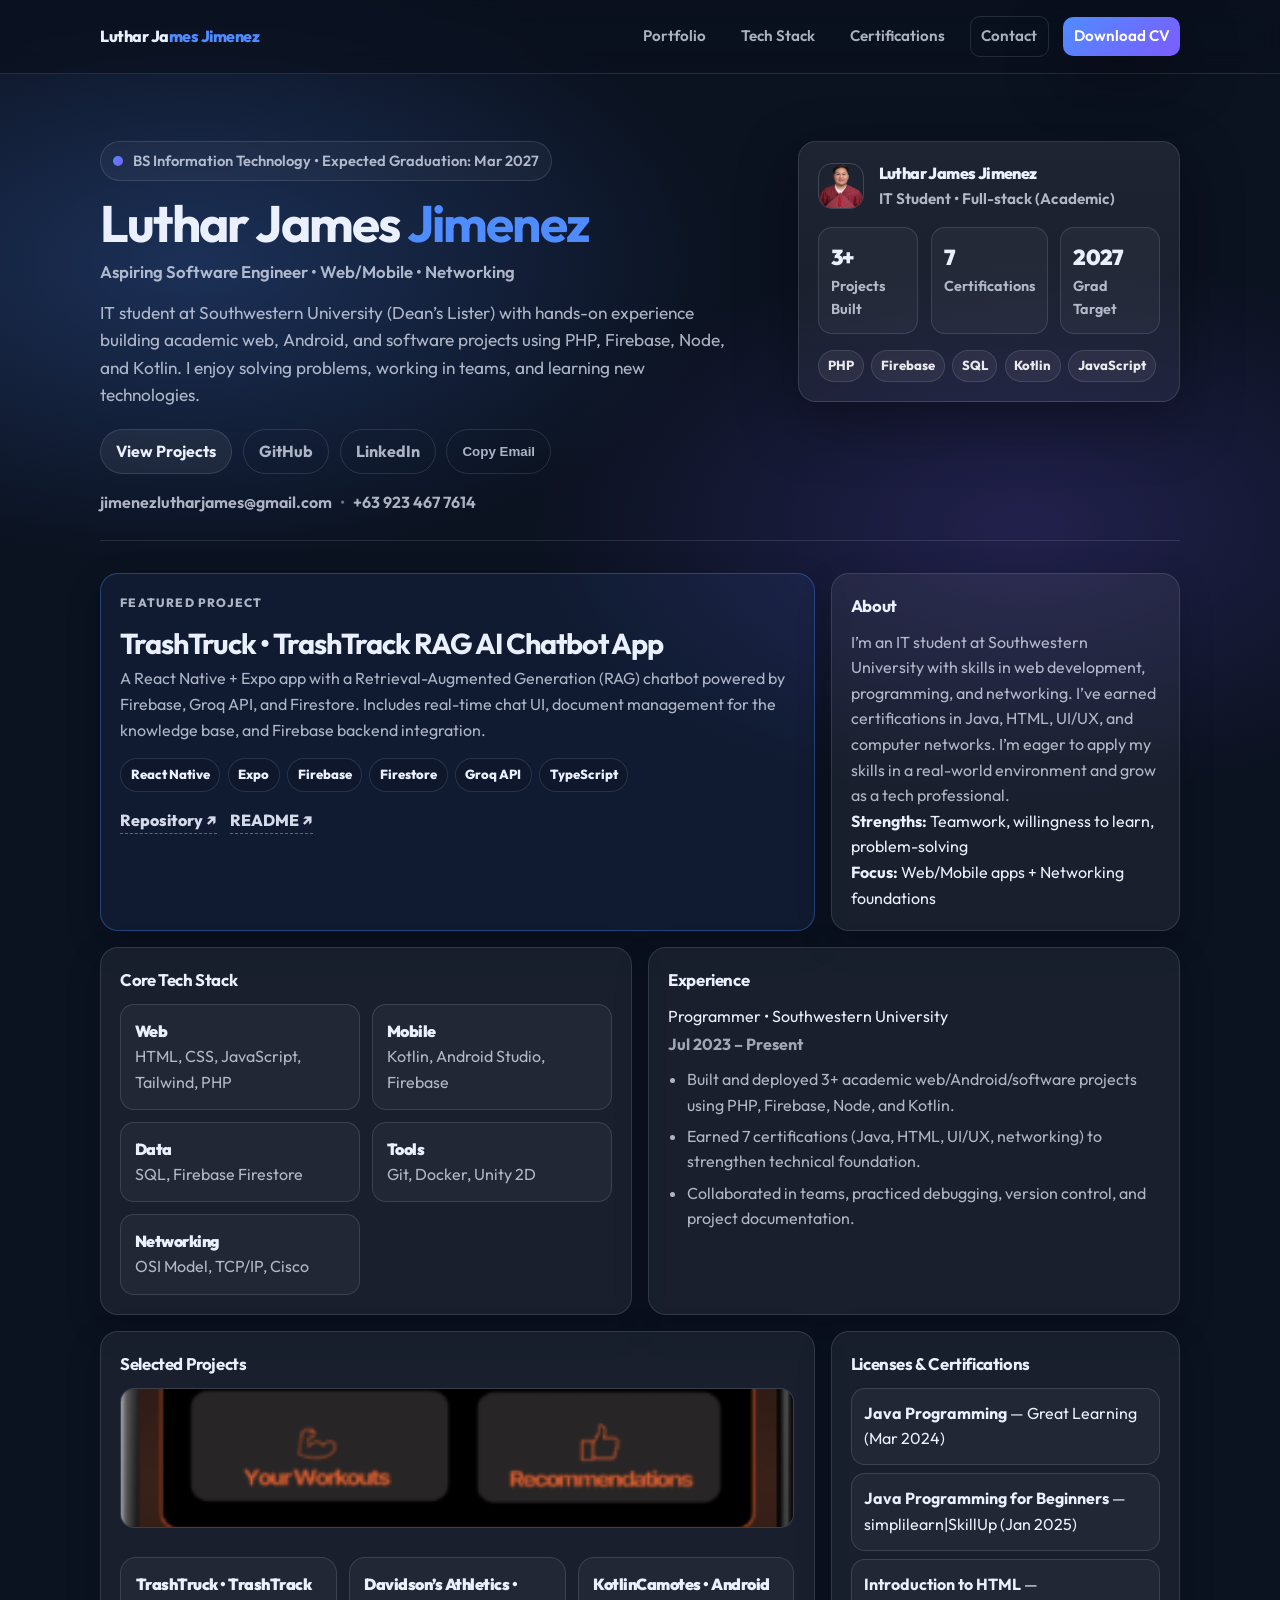
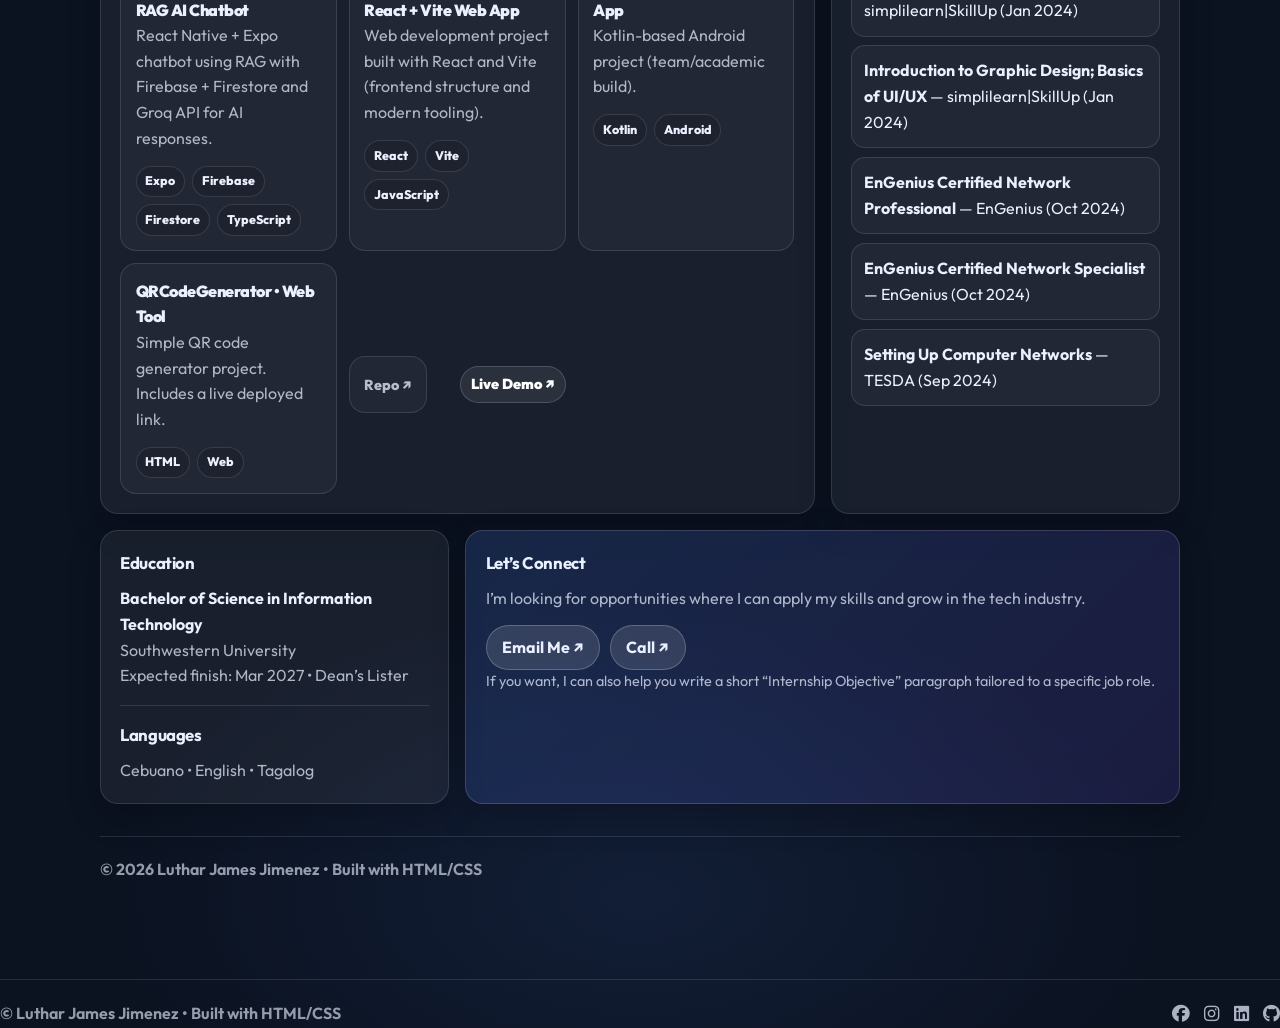
<file: index.html>
<!DOCTYPE html>
<html lang="en">
  <head>
    <meta charset="UTF-8" />
    <meta name="viewport" content="width=device-width, initial-scale=1.0" />
    <title>Luthar James Jimenez | IT Student Portfolio</title>

    <link rel="icon" href="Assets/favicons/favicon1.png" type="image/png" />
    <!-- Social icons -->
    <link
      rel="stylesheet"
      href="https://cdnjs.cloudflare.com/ajax/libs/font-awesome/6.5.0/css/all.min.css"
    />
    <link rel="preconnect" href="https://fonts.googleapis.com" />
    <link rel="preconnect" href="https://fonts.gstatic.com" crossorigin />
    <link
      href="https://fonts.googleapis.com/css2?family=Outfit:wght@300;400;600;700;800&display=swap"
      rel="stylesheet"
    />

    <link rel="stylesheet" href="style.css" />
    <meta
      name="description"
      content="Portfolio of Luthar James Jimenez — IT student focused on web, mobile, and networking. PHP, Firebase, SQL, Kotlin, JavaScript."
    />
  </head>

  <body>
    <nav class="navbar">
      <div class="nav-container">
        <a class="logo" href="#top" aria-label="Go to top">
          Luthar Ja<span>mes Jimenez</span>
        </a>

        <div class="nav-links">
          <a href="#projects">Portfolio</a>
          <a href="#stack">Tech Stack</a>
          <a href="#certs">Certifications</a>
          <a href="#contact" class="nav-cta">Contact</a>
          <a href="resume.pdf" class="resume-btn" download>Download CV</a>
        </div>
      </div>
    </nav>

    <main class="container" id="top">
      <header class="hero">
        <div class="hero-left">
          <div class="hero-badge">
            <span class="dot"></span>
            <span
              >BS Information Technology • Expected Graduation: Mar 2027</span
            >
          </div>

          <h1>
            Luthar James <span class="accent">Jimenez</span><br />
            <span class="sub"
              >Aspiring Software Engineer • Web/Mobile • Networking</span
            >
          </h1>

          <p class="hero-desc">
            IT student at Southwestern University (Dean’s Lister) with hands-on
            experience building academic web, Android, and software projects
            using PHP, Firebase, Node, and Kotlin. I enjoy solving problems,
            working in teams, and learning new technologies.
          </p>

          <div class="hero-actions">
            <a class="pill" href="#projects">View Projects</a>
            <a
              class="pill ghost"
              href="https://github.com/wmroger"
              target="_blank"
              rel="noreferrer"
              >GitHub</a
            >
            <a
              class="pill ghost"
              href="https://www.linkedin.com/in/luthar-james-jimenez-849b1b263/"
              target="_blank"
              rel="noreferrer"
              >LinkedIn</a
            >
            <button class="pill ghost" type="button" onclick="copyEmail()">
              Copy Email
            </button>
          </div>

          <div class="hero-contact">
            <a href="mailto:jimenezlutharjames@gmail.com"
              >jimenezlutharjames@gmail.com</a
            >
            <span class="sep">•</span>
            <a href="tel:+639234677614">+63 923 467 7614</a>
          </div>
        </div>

        <aside class="hero-right">
          <div class="profile-card">
            <div class="profile-top">
              <img
                class="avatar-img"
                src="Assets/Luthar.png"
                alt="Luthar James Jimenez"
              />
              <div>
                <p class="profile-name">Luthar James Jimenez</p>
                <p class="profile-role">IT Student • Full-stack (Academic)</p>
              </div>
            </div>

            <div class="profile-metrics">
              <div class="metric">
                <p class="metric-num">3+</p>
                <p class="metric-label">Projects Built</p>
              </div>
              <div class="metric">
                <p class="metric-num">7</p>
                <p class="metric-label">Certifications</p>
              </div>
              <div class="metric">
                <p class="metric-num">2027</p>
                <p class="metric-label">Grad Target</p>
              </div>
            </div>

            <div class="profile-tags">
              <span>PHP</span><span>Firebase</span><span>SQL</span
              ><span>Kotlin</span><span>JavaScript</span>
            </div>
          </div>
        </aside>
      </header>

      <section class="bento">
        <!-- Primary / Capstone -->
        <article class="tile capstone" id="projects">
          <div class="tile-head">
            <p class="label">Featured Project</p>
            <h2>TrashTruck • TrashTrack RAG AI Chatbot App</h2>
          </div>

          <p class="muted">
            A React Native + Expo app with a Retrieval-Augmented Generation
            (RAG) chatbot powered by Firebase, Groq API, and Firestore. Includes
            real-time chat UI, document management for the knowledge base, and
            Firebase backend integration.
          </p>

          <div class="chips">
            <span>React Native</span><span>Expo</span><span>Firebase</span
            ><span>Firestore</span><span>Groq API</span><span>TypeScript</span>
          </div>

          <div class="tile-links">
            <a
              class="link"
              href="https://github.com/WMROger/TrashTruck"
              target="_blank"
              rel="noreferrer"
              >Repository ↗</a
            >
            <a
              class="link"
              href="https://github.com/WMROger/TrashTruck#readme"
              target="_blank"
              rel="noreferrer"
              >README ↗</a
            >
          </div>
        </article>

        <!-- About / Summary -->
        <article class="tile about">
          <h3>About</h3>
          <p class="muted">
            I’m an IT student at Southwestern University with skills in web
            development, programming, and networking. I’ve earned certifications
            in Java, HTML, UI/UX, and computer networks. I’m eager to apply my
            skills in a real-world environment and grow as a tech professional.
          </p>
          <div class="mini-list">
            <div>
              <strong>Strengths:</strong> Teamwork, willingness to learn,
              problem-solving
            </div>
            <div>
              <strong>Focus:</strong> Web/Mobile apps + Networking foundations
            </div>
          </div>
        </article>

        <!-- Tech Stack -->
        <article class="tile stack" id="stack">
          <h3>Core Tech Stack</h3>
          <div class="stack-grid">
            <div class="stack-item">
              <p class="stack-title">Web</p>
              <p class="muted">HTML, CSS, JavaScript, Tailwind, PHP</p>
            </div>
            <div class="stack-item">
              <p class="stack-title">Mobile</p>
              <p class="muted">Kotlin, Android Studio, Firebase</p>
            </div>
            <div class="stack-item">
              <p class="stack-title">Data</p>
              <p class="muted">SQL, Firebase Firestore</p>
            </div>
            <div class="stack-item">
              <p class="stack-title">Tools</p>
              <p class="muted">Git, Docker, Unity 2D</p>
            </div>
            <div class="stack-item">
              <p class="stack-title">Networking</p>
              <p class="muted">OSI Model, TCP/IP, Cisco</p>
            </div>
          </div>
        </article>

        <!-- Experience -->
        <article class="tile experience">
          <h3>Experience</h3>
          <div class="timeline">
            <div class="tl-item">
              <p class="tl-title">Programmer • Southwestern University</p>
              <p class="tl-meta">Jul 2023 – Present</p>
              <ul class="tl-bullets">
                <li>
                  Built and deployed 3+ academic web/Android/software projects
                  using PHP, Firebase, Node, and Kotlin.
                </li>
                <li>
                  Earned 7 certifications (Java, HTML, UI/UX, networking) to
                  strengthen technical foundation.
                </li>
                <li>
                  Collaborated in teams, practiced debugging, version control,
                  and project documentation.
                </li>
              </ul>
            </div>
          </div>
        </article>

        <!-- Projects -->
        <article class="tile projects">
          <h3>Selected Projects</h3>
          <img
            class="proj-img"
            src="Assets/projects/HeavyMetals.png"
            alt="HeavyMetals project screenshot"
          />

          <div class="project-grid">
            <a
              class="proj-card"
              href="https://github.com/WMROger/TrashTruck"
              target="_blank"
              rel="noreferrer"
            >
              <p class="proj-title">TrashTruck • TrashTrack RAG AI Chatbot</p>
              <p class="muted">
                React Native + Expo chatbot using RAG with Firebase + Firestore
                and Groq API for AI responses.
              </p>
              <div class="chips small">
                <span>Expo</span><span>Firebase</span><span>Firestore</span
                ><span>TypeScript</span>
              </div>
            </a>

            <a
              class="proj-card"
              href="https://github.com/WMROger/Davidson-s-Athletics"
              target="_blank"
              rel="noreferrer"
            >
              <p class="proj-title">
                Davidson’s Athletics • React + Vite Web App
              </p>
              <p class="muted">
                Web development project built with React and Vite (frontend
                structure and modern tooling).
              </p>
              <div class="chips small">
                <span>React</span><span>Vite</span><span>JavaScript</span>
              </div>
            </a>

            <a
              class="proj-card"
              href="https://github.com/WMROger/KotlinCamotes"
              target="_blank"
              rel="noreferrer"
            >
              <p class="proj-title">KotlinCamotes • Android App</p>
              <p class="muted">
                Kotlin-based Android project (team/academic build).
              </p>
              <div class="chips small">
                <span>Kotlin</span><span>Android</span>
              </div>
            </a>

            <a
              class="proj-card"
              href="https://github.com/WMROger/QRCodeGenerator"
              target="_blank"
              rel="noreferrer"
            >
              <p class="proj-title">QRCodeGenerator • Web Tool</p>

              <p class="muted">
                Simple QR code generator project. Includes a live deployed link.
              </p>

              <div class="chips small"><span>HTML</span><span>Web</span></div>

              <div class="proj-actions">
                <span class="proj-action">Repo ↗</span>

                <a
                  class="proj-demo"
                  href="https://qr-code-generator-seven-phi.vercel.app/"
                  target="_blank"
                  rel="noreferrer"
                  onclick="event.stopPropagation()"
                >
                  Live Demo ↗
                </a>
              </div>
            </a>
          </div>

          <!-- <p class="note muted">
            Pro tip: Add 1 screenshot per project (even just 1 image) — it makes
            recruiters stay longer on your page.
          </p> -->
        </article>

        <!-- Certifications -->
        <article class="tile certs" id="certs">
          <h3>Licenses & Certifications</h3>
          <ul class="cert-list">
            <li>
              <strong>Java Programming</strong> — Great Learning (Mar 2024)
            </li>
            <li>
              <strong>Java Programming for Beginners</strong> —
              simplilearn|SkillUp (Jan 2025)
            </li>
            <li>
              <strong>Introduction to HTML</strong> — simplilearn|SkillUp (Jan
              2024)
            </li>
            <li>
              <strong>Introduction to Graphic Design; Basics of UI/UX</strong> —
              simplilearn|SkillUp (Jan 2024)
            </li>
            <li>
              <strong>EnGenius Certified Network Professional</strong> —
              EnGenius (Oct 2024)
            </li>
            <li>
              <strong>EnGenius Certified Network Specialist</strong> — EnGenius
              (Oct 2024)
            </li>
            <li>
              <strong>Setting Up Computer Networks</strong> — TESDA (Sep 2024)
            </li>
          </ul>
        </article>

        <!-- Education + Languages -->
        <article class="tile education">
          <h3>Education</h3>
          <div class="edu">
            <p>
              <strong>Bachelor of Science in Information Technology</strong>
            </p>
            <p class="muted">Southwestern University</p>
            <p class="muted">Expected finish: Mar 2027 • Dean’s Lister</p>
          </div>

          <div class="divider"></div>

          <h3>Languages</h3>
          <p class="muted">Cebuano • English • Tagalog</p>
        </article>

        <!-- Contact / Hire -->
        <article class="tile contact" id="contact">
          <h3>Let’s Connect</h3>
          <p class="muted">
            I’m looking for opportunities where I can apply my skills and grow
            in the tech industry.
          </p>

          <div class="contact-actions">
            <a class="pill light" href="mailto:jimenezlutharjames@gmail.com"
              >Email Me ↗</a
            >
            <a class="pill light" href="tel:+639234677614">Call ↗</a>
          </div>

          <p class="muted small">
            If you want, I can also help you write a short “Internship
            Objective” paragraph tailored to a specific job role.
          </p>
        </article>
      </section>

      <footer class="footer">
        <p>
          © <span id="year"></span> Luthar James Jimenez • Built with HTML/CSS
        </p>
      </footer>
    </main>

    <script>
      function copyEmail() {
        navigator.clipboard.writeText("jimenezlutharjames@gmail.com");
        alert("Email copied to clipboard!");
      }
      document.getElementById("year").textContent = new Date().getFullYear();
    </script>
  </body>
  <footer class="footer">
    <p>© <span id="year"></span> Luthar James Jimenez • Built with HTML/CSS</p>

    <div class="footer-social">
      <a
        href="https://www.facebook.com/lutharjamesjimenez7"
        target="_blank"
        rel="noreferrer"
        aria-label="Facebook"
      >
        <i class="fa-brands fa-facebook"></i>
      </a>
      <a
        href="https://www.instagram.com/james.luthar/"
        target="_blank"
        rel="noreferrer"
        aria-label="Instagram"
      >
        <i class="fa-brands fa-instagram"></i>
      </a>
      <a
        href="https://www.linkedin.com/in/luthar-james-jimenez-849b1b263/"
        target="_blank"
        rel="noreferrer"
        aria-label="LinkedIn"
      >
        <i class="fa-brands fa-linkedin"></i>
      </a>
      <a
        href="https://github.com/wmroger"
        target="_blank"
        rel="noreferrer"
        aria-label="GitHub"
      >
        <i class="fa-brands fa-github"></i>
      </a>
    </div>
  </footer>
</html>
</file>
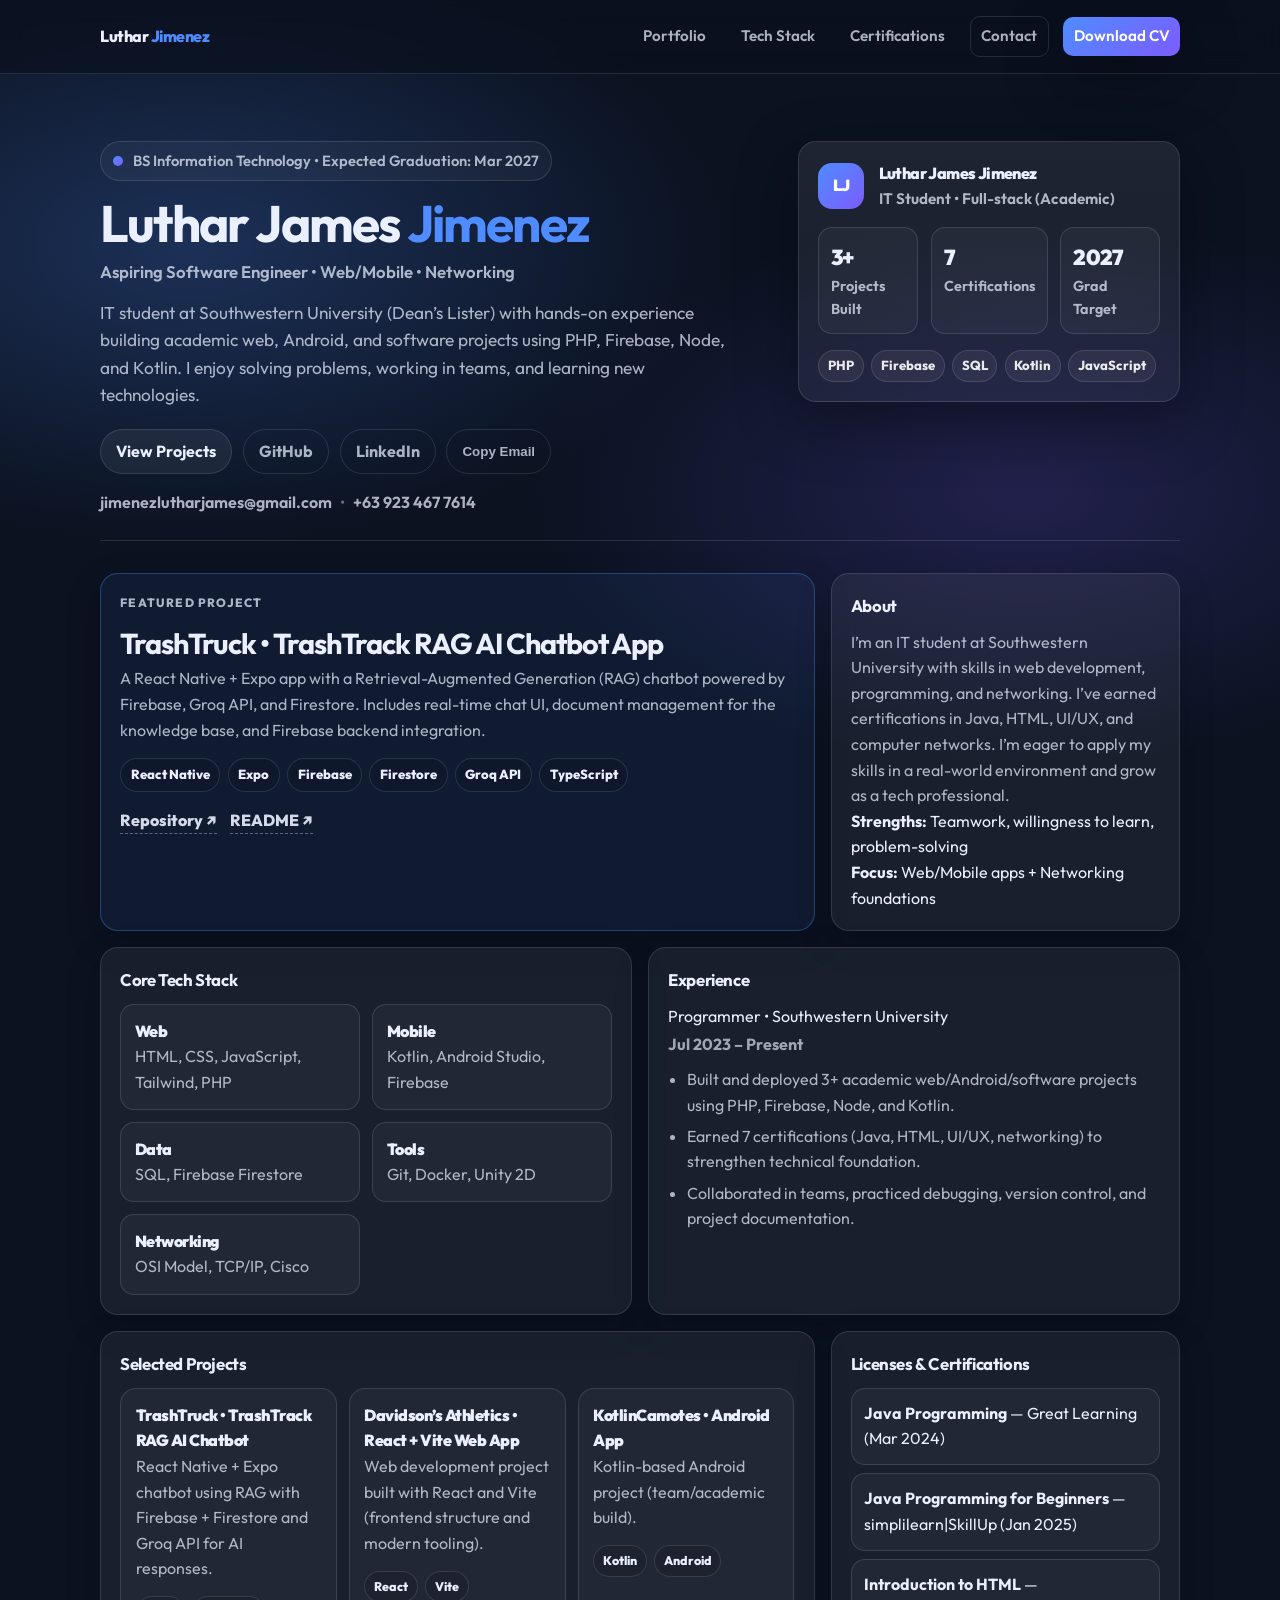
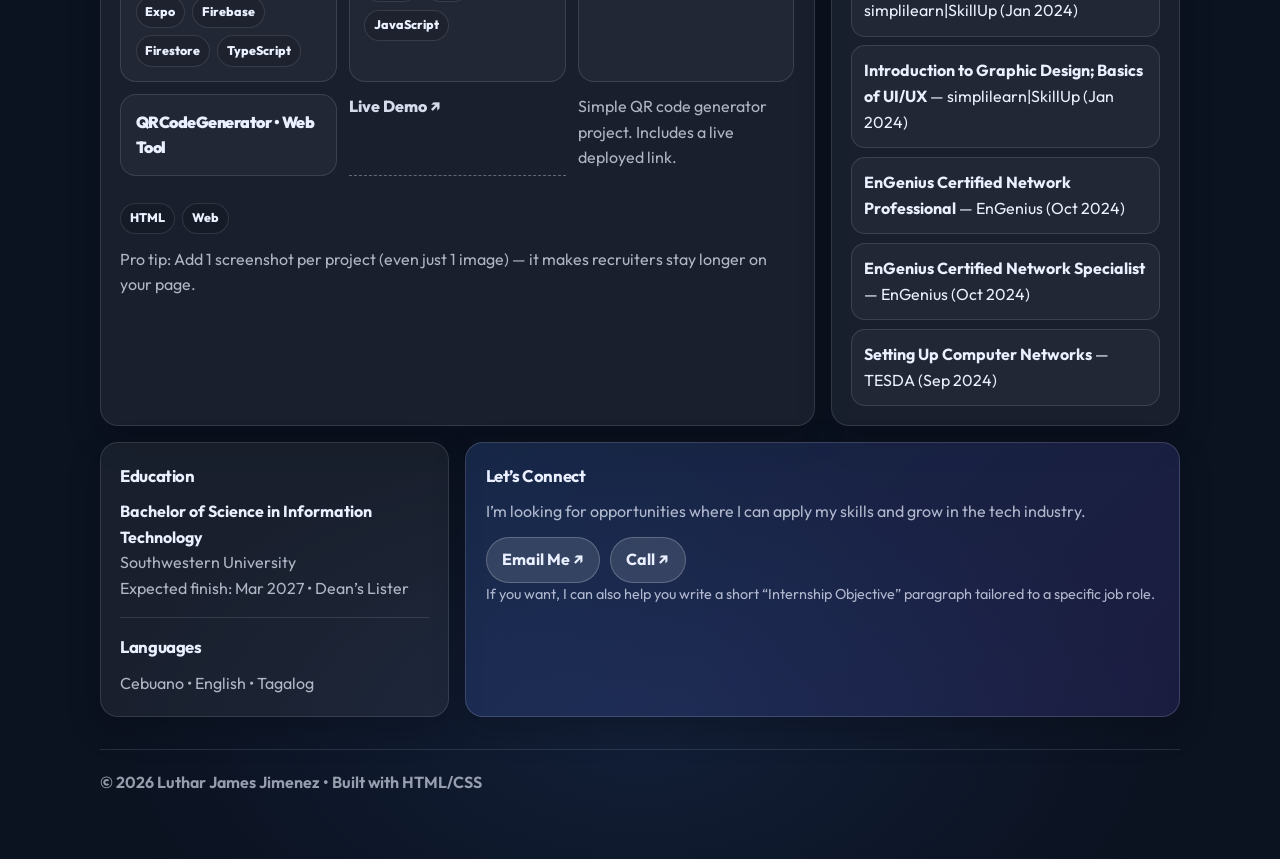
<file: Portfolio/index.html>
<!DOCTYPE html>
<html lang="en">
  <head>
    <meta charset="UTF-8" />
    <meta name="viewport" content="width=device-width, initial-scale=1.0" />
    <title>Luthar James Jimenez | IT Student Portfolio</title>

    <link rel="preconnect" href="https://fonts.googleapis.com" />
    <link rel="preconnect" href="https://fonts.gstatic.com" crossorigin />
    <link
      href="https://fonts.googleapis.com/css2?family=Outfit:wght@300;400;600;700;800&display=swap"
      rel="stylesheet"
    />

    <link rel="stylesheet" href="style.css" />
    <meta
      name="description"
      content="Portfolio of Luthar James Jimenez — IT student focused on web, mobile, and networking. PHP, Firebase, SQL, Kotlin, JavaScript."
    />
  </head>

  <body>
    <nav class="navbar">
      <div class="nav-container">
        <a class="logo" href="#top" aria-label="Go to top">
          Luthar <span>Jimenez</span>
        </a>

        <div class="nav-links">
          <a href="#projects">Portfolio</a>
          <a href="#stack">Tech Stack</a>
          <a href="#certs">Certifications</a>
          <a href="#contact" class="nav-cta">Contact</a>
          <a href="resume.pdf" class="resume-btn" download>Download CV</a>
        </div>
      </div>
    </nav>

    <main class="container" id="top">
      <header class="hero">
        <div class="hero-left">
          <div class="hero-badge">
            <span class="dot"></span>
            <span
              >BS Information Technology • Expected Graduation: Mar 2027</span
            >
          </div>

          <h1>
            Luthar James <span class="accent">Jimenez</span><br />
            <span class="sub"
              >Aspiring Software Engineer • Web/Mobile • Networking</span
            >
          </h1>

          <p class="hero-desc">
            IT student at Southwestern University (Dean’s Lister) with hands-on
            experience building academic web, Android, and software projects
            using PHP, Firebase, Node, and Kotlin. I enjoy solving problems,
            working in teams, and learning new technologies.
          </p>

          <div class="hero-actions">
            <a class="pill" href="#projects">View Projects</a>
            <a
              class="pill ghost"
              href="https://github.com/wmroger"
              target="_blank"
              rel="noreferrer"
              >GitHub</a
            >
            <a
              class="pill ghost"
              href="https://www.linkedin.com/in/luthar-james-jimenez-849b1b263/"
              target="_blank"
              rel="noreferrer"
              >LinkedIn</a
            >
            <button class="pill ghost" type="button" onclick="copyEmail()">
              Copy Email
            </button>
          </div>

          <div class="hero-contact">
            <a href="mailto:jimenezlutharjames@gmail.com"
              >jimenezlutharjames@gmail.com</a
            >
            <span class="sep">•</span>
            <a href="tel:+639234677614">+63 923 467 7614</a>
          </div>
        </div>

        <aside class="hero-right">
          <div class="profile-card">
            <div class="profile-top">
              <div class="avatar" aria-hidden="true">LJ</div>
              <div>
                <p class="profile-name">Luthar James Jimenez</p>
                <p class="profile-role">IT Student • Full-stack (Academic)</p>
              </div>
            </div>

            <div class="profile-metrics">
              <div class="metric">
                <p class="metric-num">3+</p>
                <p class="metric-label">Projects Built</p>
              </div>
              <div class="metric">
                <p class="metric-num">7</p>
                <p class="metric-label">Certifications</p>
              </div>
              <div class="metric">
                <p class="metric-num">2027</p>
                <p class="metric-label">Grad Target</p>
              </div>
            </div>

            <div class="profile-tags">
              <span>PHP</span><span>Firebase</span><span>SQL</span
              ><span>Kotlin</span><span>JavaScript</span>
            </div>
          </div>
        </aside>
      </header>

      <section class="bento">
        <!-- Primary / Capstone -->
        <article class="tile capstone" id="projects">
          <div class="tile-head">
            <p class="label">Featured Project</p>
            <h2>TrashTruck • TrashTrack RAG AI Chatbot App</h2>
          </div>

          <p class="muted">
            A React Native + Expo app with a Retrieval-Augmented Generation
            (RAG) chatbot powered by Firebase, Groq API, and Firestore. Includes
            real-time chat UI, document management for the knowledge base, and
            Firebase backend integration.
          </p>

          <div class="chips">
            <span>React Native</span><span>Expo</span><span>Firebase</span
            ><span>Firestore</span><span>Groq API</span><span>TypeScript</span>
          </div>

          <div class="tile-links">
            <a
              class="link"
              href="https://github.com/WMROger/TrashTruck"
              target="_blank"
              rel="noreferrer"
              >Repository ↗</a
            >
            <a
              class="link"
              href="https://github.com/WMROger/TrashTruck#readme"
              target="_blank"
              rel="noreferrer"
              >README ↗</a
            >
          </div>
        </article>

        <!-- About / Summary -->
        <article class="tile about">
          <h3>About</h3>
          <p class="muted">
            I’m an IT student at Southwestern University with skills in web
            development, programming, and networking. I’ve earned certifications
            in Java, HTML, UI/UX, and computer networks. I’m eager to apply my
            skills in a real-world environment and grow as a tech professional.
          </p>
          <div class="mini-list">
            <div>
              <strong>Strengths:</strong> Teamwork, willingness to learn,
              problem-solving
            </div>
            <div>
              <strong>Focus:</strong> Web/Mobile apps + Networking foundations
            </div>
          </div>
        </article>

        <!-- Tech Stack -->
        <article class="tile stack" id="stack">
          <h3>Core Tech Stack</h3>
          <div class="stack-grid">
            <div class="stack-item">
              <p class="stack-title">Web</p>
              <p class="muted">HTML, CSS, JavaScript, Tailwind, PHP</p>
            </div>
            <div class="stack-item">
              <p class="stack-title">Mobile</p>
              <p class="muted">Kotlin, Android Studio, Firebase</p>
            </div>
            <div class="stack-item">
              <p class="stack-title">Data</p>
              <p class="muted">SQL, Firebase Firestore</p>
            </div>
            <div class="stack-item">
              <p class="stack-title">Tools</p>
              <p class="muted">Git, Docker, Unity 2D</p>
            </div>
            <div class="stack-item">
              <p class="stack-title">Networking</p>
              <p class="muted">OSI Model, TCP/IP, Cisco</p>
            </div>
          </div>
        </article>

        <!-- Experience -->
        <article class="tile experience">
          <h3>Experience</h3>
          <div class="timeline">
            <div class="tl-item">
              <p class="tl-title">Programmer • Southwestern University</p>
              <p class="tl-meta">Jul 2023 – Present</p>
              <ul class="tl-bullets">
                <li>
                  Built and deployed 3+ academic web/Android/software projects
                  using PHP, Firebase, Node, and Kotlin.
                </li>
                <li>
                  Earned 7 certifications (Java, HTML, UI/UX, networking) to
                  strengthen technical foundation.
                </li>
                <li>
                  Collaborated in teams, practiced debugging, version control,
                  and project documentation.
                </li>
              </ul>
            </div>
          </div>
        </article>

        <!-- Projects -->
        <article class="tile projects">
          <h3>Selected Projects</h3>

          <div class="project-grid">
            <a
              class="proj-card"
              href="https://github.com/WMROger/TrashTruck"
              target="_blank"
              rel="noreferrer"
            >
              <p class="proj-title">TrashTruck • TrashTrack RAG AI Chatbot</p>
              <p class="muted">
                React Native + Expo chatbot using RAG with Firebase + Firestore
                and Groq API for AI responses.
              </p>
              <div class="chips small">
                <span>Expo</span><span>Firebase</span><span>Firestore</span
                ><span>TypeScript</span>
              </div>
            </a>

            <a
              class="proj-card"
              href="https://github.com/WMROger/Davidson-s-Athletics"
              target="_blank"
              rel="noreferrer"
            >
              <p class="proj-title">
                Davidson’s Athletics • React + Vite Web App
              </p>
              <p class="muted">
                Web development project built with React and Vite (frontend
                structure and modern tooling).
              </p>
              <div class="chips small">
                <span>React</span><span>Vite</span><span>JavaScript</span>
              </div>
            </a>

            <a
              class="proj-card"
              href="https://github.com/WMROger/KotlinCamotes"
              target="_blank"
              rel="noreferrer"
            >
              <p class="proj-title">KotlinCamotes • Android App</p>
              <p class="muted">
                Kotlin-based Android project (team/academic build).
              </p>
              <div class="chips small">
                <span>Kotlin</span><span>Android</span>
              </div>
            </a>

            <a
              class="proj-card"
              href="https://github.com/WMROger/QRCodeGenerator"
              target="_blank"
              rel="noreferrer"
            >
              <p class="proj-title">QRCodeGenerator • Web Tool</p>
              <a class="link" href="https://qr-code-generator-seven-phi.vercel.app/" target="_blank" rel="noreferrer">Live Demo ↗</a>
              <p class="muted">
                Simple QR code generator project. Includes a live deployed link.
              </p>
              <div class="chips small"><span>HTML</span><span>Web</span></div>
            </a>
          </div>

          <p class="note muted">
            Pro tip: Add 1 screenshot per project (even just 1 image) — it makes
            recruiters stay longer on your page.
          </p>
        </article>

        <!-- Certifications -->
        <article class="tile certs" id="certs">
          <h3>Licenses & Certifications</h3>
          <ul class="cert-list">
            <li>
              <strong>Java Programming</strong> — Great Learning (Mar 2024)
            </li>
            <li>
              <strong>Java Programming for Beginners</strong> —
              simplilearn|SkillUp (Jan 2025)
            </li>
            <li>
              <strong>Introduction to HTML</strong> — simplilearn|SkillUp (Jan
              2024)
            </li>
            <li>
              <strong>Introduction to Graphic Design; Basics of UI/UX</strong> —
              simplilearn|SkillUp (Jan 2024)
            </li>
            <li>
              <strong>EnGenius Certified Network Professional</strong> —
              EnGenius (Oct 2024)
            </li>
            <li>
              <strong>EnGenius Certified Network Specialist</strong> — EnGenius
              (Oct 2024)
            </li>
            <li>
              <strong>Setting Up Computer Networks</strong> — TESDA (Sep 2024)
            </li>
          </ul>
        </article>

        <!-- Education + Languages -->
        <article class="tile education">
          <h3>Education</h3>
          <div class="edu">
            <p>
              <strong>Bachelor of Science in Information Technology</strong>
            </p>
            <p class="muted">Southwestern University</p>
            <p class="muted">Expected finish: Mar 2027 • Dean’s Lister</p>
          </div>

          <div class="divider"></div>

          <h3>Languages</h3>
          <p class="muted">Cebuano • English • Tagalog</p>
        </article>

        <!-- Contact / Hire -->
        <article class="tile contact" id="contact">
          <h3>Let’s Connect</h3>
          <p class="muted">
            I’m looking for opportunities where I can apply my skills and grow
            in the tech industry.
          </p>

          <div class="contact-actions">
            <a class="pill light" href="mailto:jimenezlutharjames@gmail.com"
              >Email Me ↗</a
            >
            <a class="pill light" href="tel:+639234677614">Call ↗</a>
          </div>

          <p class="muted small">
            If you want, I can also help you write a short “Internship
            Objective” paragraph tailored to a specific job role.
          </p>
        </article>
      </section>

      <footer class="footer">
        <p>
          © <span id="year"></span> Luthar James Jimenez • Built with HTML/CSS
        </p>
      </footer>
    </main>

    <script>
      function copyEmail() {
        navigator.clipboard.writeText("jimenezlutharjames@gmail.com");
        alert("Email copied to clipboard!");
      }
      document.getElementById("year").textContent = new Date().getFullYear();
    </script>
  </body>
</html>
</file>
<file: style.css>
:root {
  --bg: #0b1220;
  --card: rgba(255, 255, 255, 0.06);
  --card-solid: rgba(255, 255, 255, 0.08);
  --text: #eaf0ff;
  --muted: rgba(234, 240, 255, 0.72);
  --border: rgba(234, 240, 255, 0.12);
  --accent: #4f8cff;
  --accent2: #7c5cff;
  --shadow: 0 20px 60px rgba(0, 0, 0, 0.35);
}

* {
  margin: 0;
  padding: 0;
  box-sizing: border-box;
}
html {
  scroll-behavior: smooth;
}
body {
  font-family: "Outfit", system-ui, -apple-system, Segoe UI, Roboto, Arial,
    sans-serif;
  background: radial-gradient(
      900px 500px at 15% 10%,
      rgba(79, 140, 255, 0.25),
      transparent 60%
    ),
    radial-gradient(
      900px 500px at 80% 20%,
      rgba(124, 92, 255, 0.2),
      transparent 55%
    ),
    radial-gradient(
      900px 500px at 50% 95%,
      rgba(79, 140, 255, 0.1),
      transparent 60%
    ),
    var(--bg);
  color: var(--text);
  line-height: 1.6;
}

.container {
  max-width: 1120px;
  margin: 0 auto;
  padding: 2rem 1.25rem 4rem;
}

/* Navbar */
.navbar {
  position: sticky;
  top: 0;
  z-index: 100;
  background: rgba(10, 16, 30, 0.65);
  backdrop-filter: blur(12px);
  border-bottom: 1px solid var(--border);
}

.nav-container {
  max-width: 1120px;
  margin: 0 auto;
  padding: 1rem 1.25rem;
  display: flex;
  justify-content: space-between;
  align-items: center;
  gap: 1rem;
}

.logo {
  text-decoration: none;
  font-weight: 800;
  letter-spacing: -0.5px;
  color: var(--text);
}
.logo span {
  color: var(--accent);
}

.nav-links {
  display: flex;
  align-items: center;
  gap: 0.9rem;
  flex-wrap: wrap;
}
.nav-links a {
  text-decoration: none;
  color: var(--muted);
  font-weight: 600;
  font-size: 0.95rem;
  padding: 0.45rem 0.65rem;
  border-radius: 10px;
}
.nav-links a:hover {
  color: var(--text);
  background: rgba(255, 255, 255, 0.06);
}

.nav-cta {
  border: 1px solid var(--border);
}

.resume-btn {
  background: linear-gradient(135deg, var(--accent), var(--accent2));
  color: #fff !important;
  box-shadow: var(--shadow);
}

/* Hero */
.hero {
  display: grid;
  grid-template-columns: 1.5fr 0.85fr;
  gap: 1.5rem;
  padding: 2.2rem 0 1.5rem;
  border-bottom: 1px solid var(--border);
  margin-bottom: 2rem;
}

.hero-badge {
  display: inline-flex;
  align-items: center;
  gap: 0.6rem;
  padding: 0.45rem 0.75rem;
  border: 1px solid var(--border);
  border-radius: 999px;
  background: rgba(255, 255, 255, 0.04);
  color: var(--muted);
  font-weight: 600;
  font-size: 0.92rem;
  width: fit-content;
}

.dot {
  width: 10px;
  height: 10px;
  border-radius: 999px;
  background: linear-gradient(135deg, var(--accent), var(--accent2));
}

h1 {
  margin-top: 1rem;
  font-size: 3.2rem;
  line-height: 1.05;
  letter-spacing: -1.8px;
}
.accent {
  color: var(--accent);
}
.sub {
  display: block;
  font-weight: 600;
  font-size: 1.05rem;
  color: var(--muted);
  letter-spacing: 0;
  margin-top: 0.8rem;
}

.hero-desc {
  margin-top: 1.1rem;
  max-width: 58ch;
  color: var(--muted);
  font-size: 1.08rem;
}

.hero-actions {
  margin-top: 1.25rem;
  display: flex;
  flex-wrap: wrap;
  gap: 0.65rem;
}

.pill {
  border: 1px solid var(--border);
  background: rgba(255, 255, 255, 0.06);
  color: var(--text);
  padding: 0.55rem 0.95rem;
  border-radius: 999px;
  text-decoration: none;
  font-weight: 700;
  cursor: pointer;
  transition: transform 0.15s ease, background 0.15s ease,
    border-color 0.15s ease;
}
.pill:hover {
  transform: translateY(-1px);
  background: rgba(255, 255, 255, 0.09);
  border-color: rgba(234, 240, 255, 0.22);
}
.pill.ghost {
  background: transparent;
  color: var(--muted);
}
.pill.ghost:hover {
  color: var(--text);
}

.hero-contact {
  margin-top: 1rem;
  color: var(--muted);
  display: flex;
  flex-wrap: wrap;
  gap: 0.5rem;
  align-items: center;
}
.hero-contact a {
  color: var(--muted);
  text-decoration: none;
  font-weight: 650;
}
.hero-contact a:hover {
  color: var(--text);
}
.sep {
  opacity: 0.6;
}

/* Profile card */
.profile-card {
  border: 1px solid var(--border);
  background: linear-gradient(
    180deg,
    rgba(255, 255, 255, 0.08),
    rgba(255, 255, 255, 0.05)
  );
  border-radius: 18px;
  padding: 1.2rem;
  box-shadow: var(--shadow);
}

.profile-top {
  display: flex;
  align-items: center;
  gap: 0.9rem;
}

.avatar {
  width: 46px;
  height: 46px;
  border-radius: 14px;
  display: grid;
  place-items: center;
  font-weight: 900;
  letter-spacing: -0.5px;
  background: linear-gradient(135deg, var(--accent), var(--accent2));
  color: #fff;
}
.avatar-img {
  width: 46px;
  height: 46px;
  border-radius: 14px;
  object-fit: cover;
  border: 1px solid rgba(234, 240, 255, 0.18);
}

.profile-name {
  font-weight: 850;
  letter-spacing: -0.6px;
}
.profile-role {
  color: var(--muted);
  font-weight: 650;
  font-size: 0.95rem;
}

.profile-metrics {
  display: grid;
  grid-template-columns: repeat(3, 1fr);
  gap: 0.8rem;
  margin-top: 1rem;
}
.metric {
  border: 1px solid var(--border);
  background: rgba(255, 255, 255, 0.04);
  border-radius: 14px;
  padding: 0.75rem;
}
.metric-num {
  font-size: 1.35rem;
  font-weight: 900;
  letter-spacing: -0.8px;
}
.metric-label {
  color: var(--muted);
  font-weight: 650;
  font-size: 0.9rem;
}

.profile-tags {
  display: flex;
  flex-wrap: wrap;
  gap: 0.45rem;
  margin-top: 1rem;
}
.profile-tags span {
  font-size: 0.82rem;
  font-weight: 750;
  color: rgba(255, 255, 255, 0.9);
  background: rgba(255, 255, 255, 0.06);
  border: 1px solid var(--border);
  padding: 0.3rem 0.55rem;
  border-radius: 999px;
}

/* Bento */
.bento {
  display: grid;
  grid-template-columns: repeat(12, 1fr);
  gap: 1rem;
}

.tile {
  border: 1px solid var(--border);
  background: var(--card);
  border-radius: 18px;
  padding: 1.2rem;
  box-shadow: 0 12px 35px rgba(0, 0, 0, 0.18);
}

.tile h3 {
  font-size: 1.05rem;
  letter-spacing: -0.4px;
  margin-bottom: 0.6rem;
}
.muted {
  color: var(--muted);
}
.small {
  font-size: 0.9rem;
}

.capstone {
  grid-column: span 8;
  border: 1px solid rgba(79, 140, 255, 0.35);
  background: rgba(79, 140, 255, 0.08);
}
.about {
  grid-column: span 4;
}
.stack {
  grid-column: span 6;
}
.experience {
  grid-column: span 6;
}
.projects {
  grid-column: span 8;
}
.certs {
  grid-column: span 4;
}
.education {
  grid-column: span 4;
}
.contact {
  grid-column: span 8;
  background: linear-gradient(
    135deg,
    rgba(79, 140, 255, 0.18),
    rgba(124, 92, 255, 0.14)
  );
  border: 1px solid rgba(234, 240, 255, 0.16);
}

.tile-head .label {
  text-transform: uppercase;
  letter-spacing: 1.2px;
  font-weight: 800;
  font-size: 0.75rem;
  color: rgba(234, 240, 255, 0.72);
}
.tile-head h2 {
  margin-top: 0.5rem;
  font-size: 1.8rem;
  letter-spacing: -1px;
}

.chips {
  margin-top: 0.9rem;
  display: flex;
  flex-wrap: wrap;
  gap: 0.45rem;
}
.chips span {
  font-size: 0.82rem;
  font-weight: 800;
  padding: 0.35rem 0.6rem;
  border-radius: 999px;
  border: 1px solid var(--border);
  background: rgba(0, 0, 0, 0.12);
}
.chips.small span {
  font-size: 0.78rem;
  padding: 0.3rem 0.55rem;
}

.tile-links {
  margin-top: 1rem;
  display: flex;
  flex-wrap: wrap;
  gap: 0.8rem;
}
.link {
  color: rgba(234, 240, 255, 0.9);
  font-weight: 800;
  text-decoration: none;
  border-bottom: 1px dashed rgba(234, 240, 255, 0.35);
}
.link:hover {
  color: #fff;
  border-bottom-color: rgba(234, 240, 255, 0.65);
}

.stack-grid {
  display: grid;
  grid-template-columns: repeat(2, 1fr);
  gap: 0.75rem;
}
.stack-item {
  border: 1px solid var(--border);
  background: rgba(255, 255, 255, 0.04);
  border-radius: 14px;
  padding: 0.85rem;
}
.stack-title {
  font-weight: 900;
  letter-spacing: -0.5px;
}

.timeline .tl-meta {
  color: rgba(234, 240, 255, 0.65);
  font-weight: 700;
  margin-top: 0.15rem;
}
.tl-bullets {
  margin-top: 0.6rem;
  padding-left: 1.15rem;
  color: var(--muted);
}
.tl-bullets li {
  margin: 0.35rem 0;
}

.project-grid {
  display: grid;
  grid-template-columns: repeat(3, 1fr);
  gap: 0.75rem;
  margin-top: 0.6rem;
}
.proj-card {
  text-decoration: none;
  color: inherit;
  border: 1px solid var(--border);
  background: rgba(255, 255, 255, 0.04);
  border-radius: 16px;
  padding: 0.9rem;
  transition: transform 0.15s ease, background 0.15s ease,
    border-color 0.15s ease;
}
.proj-card:hover {
  transform: translateY(-2px);
  background: rgba(255, 255, 255, 0.07);
  border-color: rgba(234, 240, 255, 0.2);
}
.proj-title {
  font-weight: 900;
  letter-spacing: -0.5px;
}

.note {
  margin-top: 0.8rem;
}

.cert-list {
  list-style: none;
  display: grid;
  gap: 0.55rem;
}
.cert-list li {
  border: 1px solid var(--border);
  background: rgba(255, 255, 255, 0.04);
  border-radius: 14px;
  padding: 0.75rem;
}

.divider {
  height: 1px;
  background: var(--border);
  margin: 1rem 0;
}

.contact-actions {
  margin-top: 0.8rem;
  display: flex;
  gap: 0.65rem;
  flex-wrap: wrap;
}
.pill.light {
  background: rgba(255, 255, 255, 0.12);
  border-color: rgba(255, 255, 255, 0.22);
}

/* Footer */
.footer {
  margin-top: 2rem;
  padding-top: 1.25rem;
  border-top: 1px solid var(--border);
  color: rgba(234, 240, 255, 0.62);
  font-weight: 650;
}

/* Responsive */
@media (max-width: 980px) {
  .hero {
    grid-template-columns: 1fr;
  }
  h1 {
    font-size: 2.6rem;
  }
  .project-grid {
    grid-template-columns: 1fr;
  }
  .capstone,
  .about,
  .stack,
  .experience,
  .projects,
  .certs,
  .education,
  .contact {
    grid-column: span 12;
  }
}

@media (max-width: 520px) {
  .nav-links {
    gap: 0.35rem;
  }
  h1 {
    font-size: 2.15rem;
  }
}

/* Project card actions (Repo / Demo buttons) */
.proj-actions {
  margin-top: 0.75rem;
  display: flex;
  align-items: center;
  justify-content: space-between;
  gap: 0.75rem;
}

.proj-action {
  font-weight: 800;
  color: rgba(234, 240, 255, 0.75);
  font-size: 0.9rem;
}

.proj-demo {
  text-decoration: none;
  font-weight: 900;
  font-size: 0.9rem;
  color: #fff;
  padding: 0.35rem 0.65rem;
  border-radius: 999px;
  border: 1px solid rgba(234, 240, 255, 0.18);
  background: rgba(255, 255, 255, 0.08);
  transition: transform 0.15s ease, background 0.15s ease,
    border-color 0.15s ease;
}

.proj-demo:hover {
  transform: translateY(-1px);
  background: rgba(255, 255, 255, 0.12);
  border-color: rgba(234, 240, 255, 0.28);
}
#projects,
#stack,
#certs,
#contact {
  scroll-margin-top: 90px;
}
.proj-img {
  width: 100%;
  height: 140px;
  border-radius: 14px;
  object-fit: cover;
  margin-bottom: 0.75rem;
  border: 1px solid rgba(234, 240, 255, 0.12);
  background: rgba(255, 255, 255, 0.03);
}
.proj-actions {
  margin-top: 0.75rem;
  display: flex;
  justify-content: space-between;
  align-items: center;
  gap: 0.75rem;
}

.proj-action {
  font-weight: 800;
  color: rgba(234, 240, 255, 0.75);
  font-size: 0.9rem;
}

.proj-demo {
  text-decoration: none;
  font-weight: 900;
  font-size: 0.9rem;
  color: #fff;
  padding: 0.35rem 0.65rem;
  border-radius: 999px;
  border: 1px solid rgba(234, 240, 255, 0.18);
  background: rgba(255, 255, 255, 0.08);
  transition: transform 0.15s ease, background 0.15s ease,
    border-color 0.15s ease;
}

.proj-demo:hover {
  transform: translateY(-1px);
  background: rgba(255, 255, 255, 0.12);
  border-color: rgba(234, 240, 255, 0.28);
}
.footer {
  display: flex;
  justify-content: space-between;
  align-items: center;
  gap: 1rem;
  flex-wrap: wrap;
}

.footer-social {
  display: flex;
  gap: 0.9rem;
}

.footer-social a {
  color: rgba(234, 240, 255, 0.72);
  font-size: 1.1rem;
  text-decoration: none;
  transition: transform 0.15s ease, color 0.15s ease;
}

.footer-social a:hover {
  color: #fff;
  transform: translateY(-1px);
}
</file>
<file: Portfolio/style.css>
:root{
  --bg: #0b1220;
  --card: rgba(255,255,255,0.06);
  --card-solid: rgba(255,255,255,0.08);
  --text: #eaf0ff;
  --muted: rgba(234,240,255,0.72);
  --border: rgba(234,240,255,0.12);
  --accent: #4f8cff;
  --accent2: #7c5cff;
  --shadow: 0 20px 60px rgba(0,0,0,0.35);
}

*{ margin:0; padding:0; box-sizing:border-box; }
html{ scroll-behavior:smooth; }
body{
  font-family:"Outfit", system-ui, -apple-system, Segoe UI, Roboto, Arial, sans-serif;
  background:
    radial-gradient(900px 500px at 15% 10%, rgba(79,140,255,0.25), transparent 60%),
    radial-gradient(900px 500px at 80% 20%, rgba(124,92,255,0.20), transparent 55%),
    radial-gradient(900px 500px at 50% 95%, rgba(79,140,255,0.10), transparent 60%),
    var(--bg);
  color: var(--text);
  line-height: 1.6;
}

.container{
  max-width: 1120px;
  margin: 0 auto;
  padding: 2rem 1.25rem 4rem;
}

/* Navbar */
.navbar{
  position: sticky;
  top: 0;
  z-index: 100;
  background: rgba(10,16,30,0.65);
  backdrop-filter: blur(12px);
  border-bottom: 1px solid var(--border);
}

.nav-container{
  max-width: 1120px;
  margin: 0 auto;
  padding: 1rem 1.25rem;
  display:flex;
  justify-content:space-between;
  align-items:center;
  gap: 1rem;
}

.logo{
  text-decoration:none;
  font-weight: 800;
  letter-spacing: -0.5px;
  color: var(--text);
}
.logo span{ color: var(--accent); }

.nav-links{ display:flex; align-items:center; gap: 0.9rem; flex-wrap: wrap; }
.nav-links a{
  text-decoration:none;
  color: var(--muted);
  font-weight: 600;
  font-size: 0.95rem;
  padding: 0.45rem 0.65rem;
  border-radius: 10px;
}
.nav-links a:hover{ color: var(--text); background: rgba(255,255,255,0.06); }

.nav-cta{
  border: 1px solid var(--border);
}

.resume-btn{
  background: linear-gradient(135deg, var(--accent), var(--accent2));
  color: #fff !important;
  box-shadow: var(--shadow);
}

/* Hero */
.hero{
  display:grid;
  grid-template-columns: 1.5fr 0.85fr;
  gap: 1.5rem;
  padding: 2.2rem 0 1.5rem;
  border-bottom: 1px solid var(--border);
  margin-bottom: 2rem;
}

.hero-badge{
  display:inline-flex;
  align-items:center;
  gap: 0.6rem;
  padding: 0.45rem 0.75rem;
  border: 1px solid var(--border);
  border-radius: 999px;
  background: rgba(255,255,255,0.04);
  color: var(--muted);
  font-weight: 600;
  font-size: 0.92rem;
  width: fit-content;
}

.dot{
  width: 10px; height: 10px;
  border-radius: 999px;
  background: linear-gradient(135deg, var(--accent), var(--accent2));
}

h1{
  margin-top: 1rem;
  font-size: 3.2rem;
  line-height: 1.05;
  letter-spacing: -1.8px;
}
.accent{ color: var(--accent); }
.sub{
  display:block;
  font-weight: 600;
  font-size: 1.05rem;
  color: var(--muted);
  letter-spacing: 0;
  margin-top: 0.8rem;
}

.hero-desc{
  margin-top: 1.1rem;
  max-width: 58ch;
  color: var(--muted);
  font-size: 1.08rem;
}

.hero-actions{
  margin-top: 1.25rem;
  display:flex;
  flex-wrap: wrap;
  gap: 0.65rem;
}

.pill{
  border: 1px solid var(--border);
  background: rgba(255,255,255,0.06);
  color: var(--text);
  padding: 0.55rem 0.95rem;
  border-radius: 999px;
  text-decoration:none;
  font-weight: 700;
  cursor: pointer;
  transition: transform .15s ease, background .15s ease, border-color .15s ease;
}
.pill:hover{ transform: translateY(-1px); background: rgba(255,255,255,0.09); border-color: rgba(234,240,255,0.22); }
.pill.ghost{ background: transparent; color: var(--muted); }
.pill.ghost:hover{ color: var(--text); }

.hero-contact{
  margin-top: 1rem;
  color: var(--muted);
  display:flex;
  flex-wrap: wrap;
  gap: 0.5rem;
  align-items:center;
}
.hero-contact a{ color: var(--muted); text-decoration:none; font-weight: 650; }
.hero-contact a:hover{ color: var(--text); }
.sep{ opacity: 0.6; }

/* Profile card */
.profile-card{
  border: 1px solid var(--border);
  background: linear-gradient(180deg, rgba(255,255,255,0.08), rgba(255,255,255,0.05));
  border-radius: 18px;
  padding: 1.2rem;
  box-shadow: var(--shadow);
}

.profile-top{
  display:flex;
  align-items:center;
  gap: 0.9rem;
}

.avatar{
  width: 46px; height: 46px;
  border-radius: 14px;
  display:grid;
  place-items:center;
  font-weight: 900;
  letter-spacing: -0.5px;
  background: linear-gradient(135deg, var(--accent), var(--accent2));
  color: #fff;
}

.profile-name{ font-weight: 850; letter-spacing: -0.6px; }
.profile-role{ color: var(--muted); font-weight: 650; font-size: 0.95rem; }

.profile-metrics{
  display:grid;
  grid-template-columns: repeat(3, 1fr);
  gap: 0.8rem;
  margin-top: 1rem;
}
.metric{
  border: 1px solid var(--border);
  background: rgba(255,255,255,0.04);
  border-radius: 14px;
  padding: 0.75rem;
}
.metric-num{ font-size: 1.35rem; font-weight: 900; letter-spacing: -0.8px; }
.metric-label{ color: var(--muted); font-weight: 650; font-size: 0.9rem; }

.profile-tags{
  display:flex;
  flex-wrap: wrap;
  gap: 0.45rem;
  margin-top: 1rem;
}
.profile-tags span{
  font-size: 0.82rem;
  font-weight: 750;
  color: rgba(255,255,255,0.9);
  background: rgba(255,255,255,0.06);
  border: 1px solid var(--border);
  padding: 0.3rem 0.55rem;
  border-radius: 999px;
}

/* Bento */
.bento{
  display:grid;
  grid-template-columns: repeat(12, 1fr);
  gap: 1rem;
}

.tile{
  border: 1px solid var(--border);
  background: var(--card);
  border-radius: 18px;
  padding: 1.2rem;
  box-shadow: 0 12px 35px rgba(0,0,0,0.18);
}

.tile h3{ font-size: 1.05rem; letter-spacing: -0.4px; margin-bottom: 0.6rem; }
.muted{ color: var(--muted); }
.small{ font-size: 0.9rem; }

.capstone{ grid-column: span 8; border: 1px solid rgba(79,140,255,0.35); background: rgba(79,140,255,0.08); }
.about{ grid-column: span 4; }
.stack{ grid-column: span 6; }
.experience{ grid-column: span 6; }
.projects{ grid-column: span 8; }
.certs{ grid-column: span 4; }
.education{ grid-column: span 4; }
.contact{
  grid-column: span 8;
  background: linear-gradient(135deg, rgba(79,140,255,0.18), rgba(124,92,255,0.14));
  border: 1px solid rgba(234,240,255,0.16);
}

.tile-head .label{
  text-transform: uppercase;
  letter-spacing: 1.2px;
  font-weight: 800;
  font-size: 0.75rem;
  color: rgba(234,240,255,0.72);
}
.tile-head h2{
  margin-top: 0.5rem;
  font-size: 1.8rem;
  letter-spacing: -1px;
}

.chips{ margin-top: 0.9rem; display:flex; flex-wrap:wrap; gap: 0.45rem; }
.chips span{
  font-size: 0.82rem;
  font-weight: 800;
  padding: 0.35rem 0.6rem;
  border-radius: 999px;
  border: 1px solid var(--border);
  background: rgba(0,0,0,0.12);
}
.chips.small span{ font-size: 0.78rem; padding: 0.3rem 0.55rem; }

.tile-links{
  margin-top: 1rem;
  display:flex;
  flex-wrap: wrap;
  gap: 0.8rem;
}
.link{
  color: rgba(234,240,255,0.9);
  font-weight: 800;
  text-decoration:none;
  border-bottom: 1px dashed rgba(234,240,255,0.35);
}
.link:hover{ color: #fff; border-bottom-color: rgba(234,240,255,0.65); }

.stack-grid{
  display:grid;
  grid-template-columns: repeat(2, 1fr);
  gap: 0.75rem;
}
.stack-item{
  border: 1px solid var(--border);
  background: rgba(255,255,255,0.04);
  border-radius: 14px;
  padding: 0.85rem;
}
.stack-title{ font-weight: 900; letter-spacing: -0.5px; }

.timeline .tl-meta{ color: rgba(234,240,255,0.65); font-weight: 700; margin-top: 0.15rem; }
.tl-bullets{ margin-top: 0.6rem; padding-left: 1.15rem; color: var(--muted); }
.tl-bullets li{ margin: 0.35rem 0; }

.project-grid{
  display:grid;
  grid-template-columns: repeat(3, 1fr);
  gap: 0.75rem;
  margin-top: 0.6rem;
}
.proj-card{
  text-decoration:none;
  color: inherit;
  border: 1px solid var(--border);
  background: rgba(255,255,255,0.04);
  border-radius: 16px;
  padding: 0.9rem;
  transition: transform .15s ease, background .15s ease, border-color .15s ease;
}
.proj-card:hover{
  transform: translateY(-2px);
  background: rgba(255,255,255,0.07);
  border-color: rgba(234,240,255,0.20);
}
.proj-title{ font-weight: 900; letter-spacing: -0.5px; }

.note{ margin-top: 0.8rem; }

.cert-list{ list-style: none; display:grid; gap: 0.55rem; }
.cert-list li{
  border: 1px solid var(--border);
  background: rgba(255,255,255,0.04);
  border-radius: 14px;
  padding: 0.75rem;
}

.divider{
  height: 1px;
  background: var(--border);
  margin: 1rem 0;
}

.contact-actions{
  margin-top: 0.8rem;
  display:flex;
  gap: 0.65rem;
  flex-wrap: wrap;
}
.pill.light{
  background: rgba(255,255,255,0.12);
  border-color: rgba(255,255,255,0.22);
}

/* Footer */
.footer{
  margin-top: 2rem;
  padding-top: 1.25rem;
  border-top: 1px solid var(--border);
  color: rgba(234,240,255,0.62);
  font-weight: 650;
}

/* Responsive */
@media (max-width: 980px){
  .hero{ grid-template-columns: 1fr; }
  h1{ font-size: 2.6rem; }
  .project-grid{ grid-template-columns: 1fr; }
  .capstone, .about, .stack, .experience, .projects, .certs, .education, .contact{ grid-column: span 12; }
}

@media (max-width: 520px){
  .nav-links{ gap: 0.35rem; }
  h1{ font-size: 2.15rem; }
}
</file>
